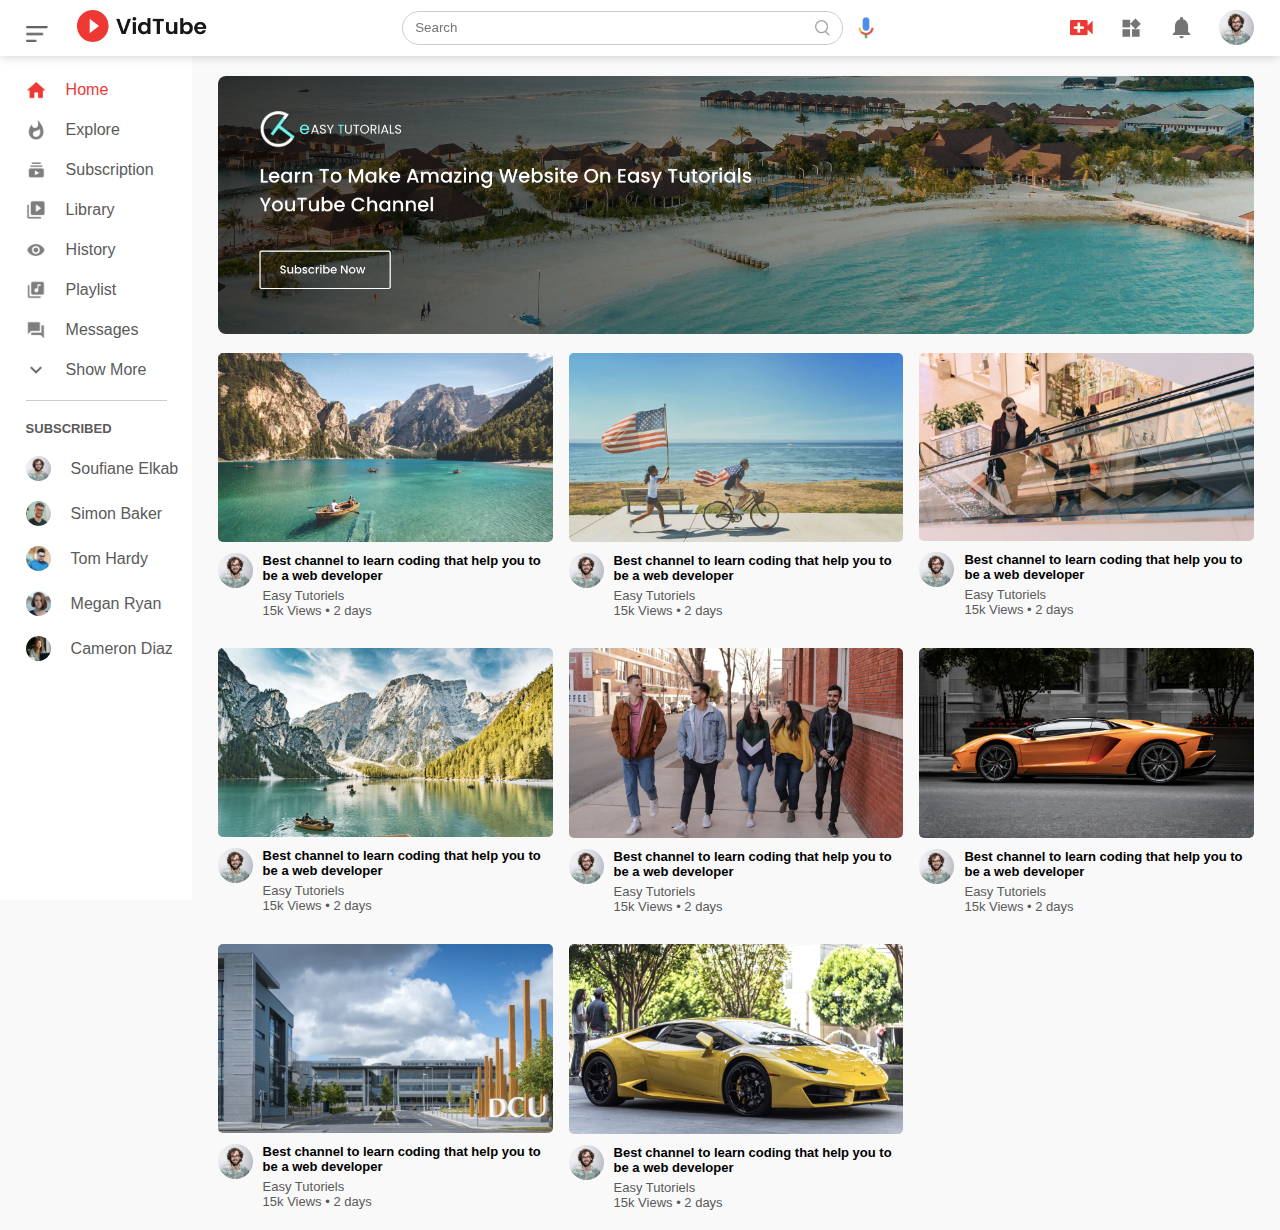
<file: index.html>
<!DOCTYPE html>
<html lang="en">
<head>
    <meta charset="UTF-8">
    <meta name="viewport" content="width=device-width, initial-scale=1.0">
    <link rel="stylesheet" href="style.css">
    <title>Clone Youtube Project</title>
</head>
<body>
       
    <nav class="flex-div">
        <div class="nav-left">
            <img src="images/menu.png" class="menu-icon">
            <img src="images/logo.png" class="logo">
        </div>
        <div class="nav-middle flex-div">
            <div class="search-box flex-div">
                <input type="text" placeholder="Search">
                <img src="images/search.png" alt="">
            </div>
            <img src="images/voice-search.png" class="mic-icon">
        </div>
        <div class="nav-right flex-div">
            <img src="images/upload.png">
            <img src="images/more.png">
            <img src="images/notification.png">
            <img src="images/Jack.png" class="user-icon">
        </div>
    </nav>

<!-- -------------------sidebar------------------------>
    <div class="sidebar">
        <div class="shortcut-links">
            <a href=""><img src="images/home.png"><p>Home</p></a>
            <a href=""><img src="images/explore.png"><p>Explore</p></a>
            <a href=""><img src="images/subscriprion.png"><p>Subscription</p></a>
            <a href=""><img src="images/library.png"><p>Library</p></a>
            <a href=""><img src="images/history.png"><p>History</p></a>
            <a href=""><img src="images/playlist.png"><p>Playlist</p></a>
            <a href=""><img src="images/messages.png"><p>Messages</p></a>
            <a href=""><img src="images/show-more.png"><p>Show More</p></a>
            <hr>
        </div>
        <div class="subscribed-list">
            <h3>SUBSCRIBED</h3>
            <a href=""><img src="images/Jack.png"><p>Soufiane Elkab</p></a>
            <a href=""><img src="images/simon.png"><p>Simon Baker</p></a>
            <a href=""><img src="images/tom.png"><p>Tom Hardy</p></a>
            <a href=""><img src="images/megan.png"><p>Megan Ryan</p></a>
            <a href=""><img src="images/cameron.png"><p>Cameron Diaz</p></a>


        </div>
    </div>
<!-- --------------------------main----------------------- -->
<div class="container">
    <div class="banner">
        <img src="images/banner.png">
    </div>
    <div class="list-container">
        <div class="vid-list">
            <a href="play-video.html"><img src="images/thumbnail1.png" class="thumbnail"></a>
            <div class="flex-div">
                <img src="images/Jack.png">
                <div class="vid-info">
                    <a href="play-video.html">Best channel to learn coding that help you to be a web developer</a>
                    <p>Easy Tutoriels</p>
                    <p>15k Views &bull; 2 days</p>
                </div>
            </div>
        </div>
        <div class="vid-list">
            <a href=""><img src="images/thumbnail2.png" class="thumbnail"></a>
            <div class="flex-div">
                <img src="images/Jack.png">
                <div class="vid-info">
                    <a href="">Best channel to learn coding that help you to be a web developer</a>
                    <p>Easy Tutoriels</p>
                    <p>15k Views &bull; 2 days</p>
                </div>
            </div>
        </div>
        <div class="vid-list">
            <a href=""><img src="images/thumbnail3.png" class="thumbnail"></a>
            <div class="flex-div">
                <img src="images/Jack.png">
                <div class="vid-info">
                    <a href="">Best channel to learn coding that help you to be a web developer</a>
                    <p>Easy Tutoriels</p>
                    <p>15k Views &bull; 2 days</p>
                </div>
            </div>
        </div>
        <div class="vid-list">
            <a href=""><img src="images/thumbnail4.png" class="thumbnail"></a>
            <div class="flex-div">
                <img src="images/Jack.png">
                <div class="vid-info">
                    <a href="">Best channel to learn coding that help you to be a web developer</a>
                    <p>Easy Tutoriels</p>
                    <p>15k Views &bull; 2 days</p>
                </div>
            </div>
        </div>
        <div class="vid-list">
            <a href=""><img src="images/thumbnail5.png" class="thumbnail"></a>
            <div class="flex-div">
                <img src="images/Jack.png">
                <div class="vid-info">
                    <a href="">Best channel to learn coding that help you to be a web developer</a>
                    <p>Easy Tutoriels</p>
                    <p>15k Views &bull; 2 days</p>
                </div>
            </div>
        </div>
        <div class="vid-list">
            <a href=""><img src="images/thumbnail6.png" class="thumbnail"></a>
            <div class="flex-div">
                <img src="images/Jack.png">
                <div class="vid-info">
                    <a href="">Best channel to learn coding that help you to be a web developer</a>
                    <p>Easy Tutoriels</p>
                    <p>15k Views &bull; 2 days</p>
                </div>
            </div>
        </div> 
        <div class="vid-list">
            <a href=""><img src="images/thumbnail7.png" class="thumbnail"></a>
            <div class="flex-div">
                <img src="images/Jack.png">
                <div class="vid-info">
                    <a href="">Best channel to learn coding that help you to be a web developer</a>
                    <p>Easy Tutoriels</p>
                    <p>15k Views &bull; 2 days</p>
                </div>
            </div>
        </div>
        <div class="vid-list">
            <a href=""><img src="images/thumbnail8.png" class="thumbnail"></a>
            <div class="flex-div">
                <img src="images/Jack.png">
                <div class="vid-info">
                    <a href="">Best channel to learn coding that help you to be a web developer</a>
                    <p>Easy Tutoriels</p>
                    <p>15k Views &bull; 2 days</p>
                </div>
            </div>
        </div>
    </div>
</div>




 <script src="script.js"></script>
</body>
</html>
</file>
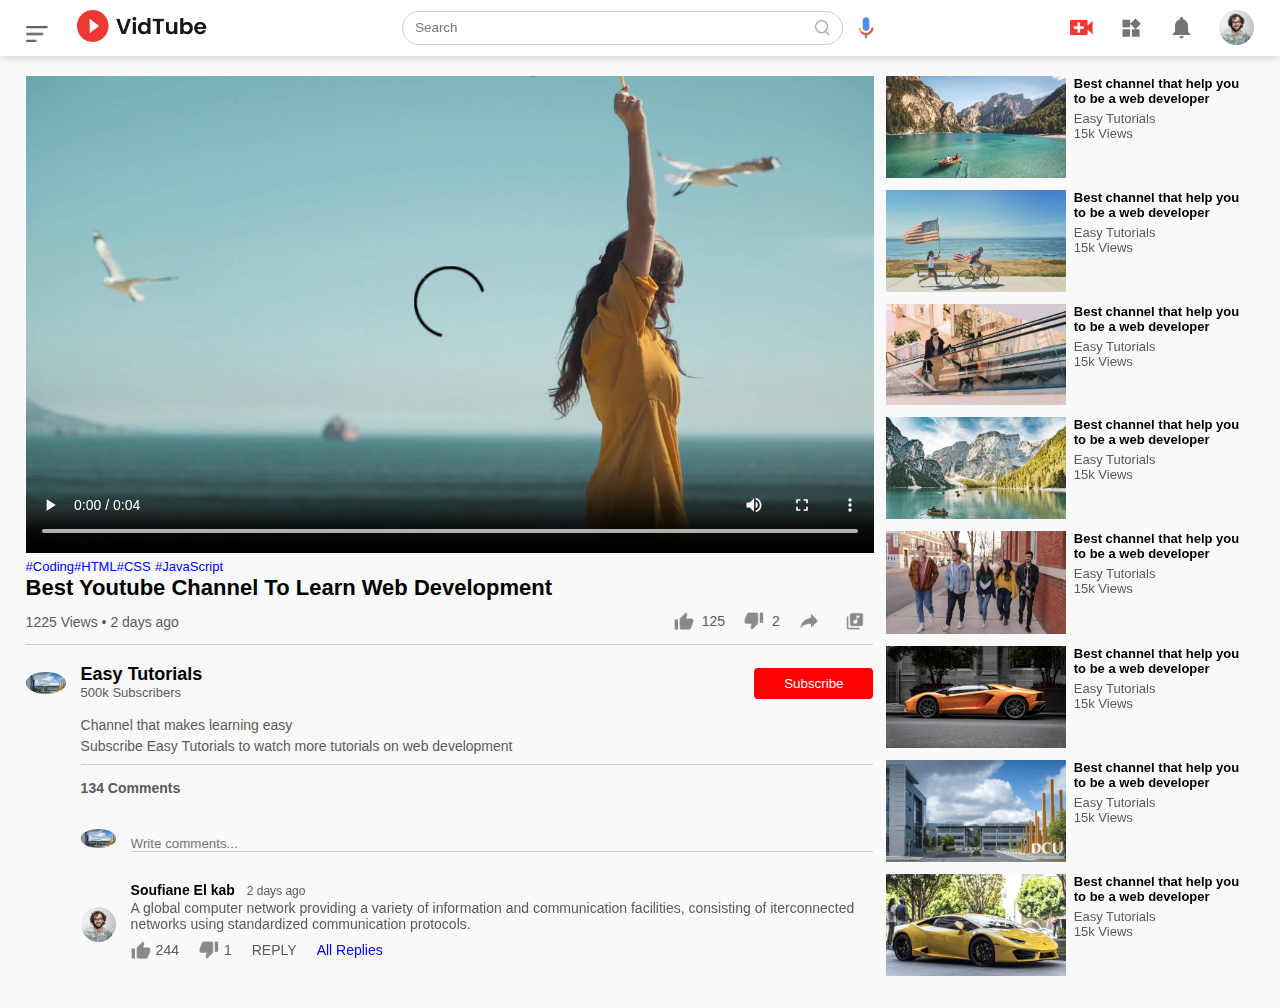
<file: play-video.html>
<!DOCTYPE html>
<html lang="en">
<head>
    <meta charset="UTF-8">
    <meta name="viewport" content="width=device-width, initial-scale=1.0">
    <link rel="stylesheet" href="style.css">
    <title>Play Video</title>
</head>
<body>
    <nav class="flex-div">
        <div class="nav-left">
            <img src="images/menu.png" class="menu-icon">
            <img src="images/logo.png" class="logo">
        </div>
        <div class="nav-middle flex-div">
            <div class="search-box flex-div">
                <input type="text" placeholder="Search">
                <img src="images/search.png" alt="">
            </div>
            <img src="images/voice-search.png" class="mic-icon">
        </div>
        <div class="nav-right flex-div">
            <img src="images/upload.png">
            <img src="images/more.png">
            <img src="images/notification.png">
            <img src="images/Jack.png" class="user-icon">
        </div>
    </nav>
    <div class="container play-container">
        <div class="row">
            <div class="play-video">
                <video controls autoplay>
                    <source src="images/video.mp4" type="video/mp4">
                </video>
                <div class="tags">
                    <a href="">#Coding</a><a href="">#HTML</a><a href="">#CSS</a>
                    <a href="">#JavaScript</a>
                    <h3>Best Youtube  Channel To Learn Web Development</h3>
                </div>
                <div class="play-video-info">
                    <p>1225 Views &bull; 2 days ago</p>
                    <div>
                        <a href=""><img src="images/like.png">125</a>
                        <a href=""><img src="images/dislike.png">2</a>
                        <a href=""><img src="images/share.png"></a>
                        <a href=""><img src="images/save.png"></a>

                    </div>
                </div>
                <hr>
                <div class="plublisher">
                    <img src="images/thumbnail7.png">
                    <div>
                        <p>Easy Tutorials</p>
                        <span>500k Subscribers</span>
                    </div>
                    <button type="button">Subscribe</button>
                </div>
                <div class="vid-description">
                    <p>Channel that makes learning easy</p>
                    <p>Subscribe Easy Tutorials to watch more tutorials on web development</p>
                    <hr>
                    <h4>134 Comments</h4>
                    <div class="add-comment">
                        <img src="images/thumbnail7.png">
                        <input type="text" placeholder="Write comments...">
                    </div>
                    <div class="old-comment">
                        <img src="images/Jack.png">
                        <div>
                            <h3>Soufiane El kab <span>2 days ago</span></h3>
                            <p>A global computer network providing a variety of information and communication
                                facilities, consisting of iterconnected networks using standardized communication protocols.
                            </p>
                            <div class="acomment-action">
                                <img src="images/like.png">
                                <span>244</span>
                                <img src="images/dislike.png">
                                <span>1</span>
                                <span>REPLY</span>
                                <a href="">All Replies</a>
                            </div>
                        </div>
                    </div>
                </div>





            </div>
            <div class="right-sidebar">

                <div class="side-video-list">
                    <a href="" class="small-thumbnail"><img src="images/thumbnail1.png"></a>
                    <div class="vid-info">
                        <a href="">Best channel that help you to be a web developer</a>
                        <p>Easy Tutorials</p>
                        <p>15k Views</p>
                    </div>
                </div>
                <div class="side-video-list">
                    <a href="" class="small-thumbnail"><img src="images/thumbnail2.png"></a>
                    <div class="vid-info">
                        <a href="">Best channel that help you to be a web developer</a>
                        <p>Easy Tutorials</p>
                        <p>15k Views</p>
                    </div>
                </div>
                <div class="side-video-list">
                    <a href="" class="small-thumbnail"><img src="images/thumbnail3.png"></a>
                    <div class="vid-info">
                        <a href="">Best channel that help you to be a web developer</a>
                        <p>Easy Tutorials</p>
                        <p>15k Views</p>
                    </div>
                </div>
                <div class="side-video-list">
                    <a href="" class="small-thumbnail"><img src="images/thumbnail4.png"></a>
                    <div class="vid-info">
                        <a href="">Best channel that help you to be a web developer</a>
                        <p>Easy Tutorials</p>
                        <p>15k Views</p>
                    </div>
                </div>
                <div class="side-video-list">
                    <a href="" class="small-thumbnail"><img src="images/thumbnail5.png"></a>
                    <div class="vid-info">
                        <a href="">Best channel that help you to be a web developer</a>
                        <p>Easy Tutorials</p>
                        <p>15k Views</p>
                    </div>
                </div>
                <div class="side-video-list">
                    <a href="" class="small-thumbnail"><img src="images/thumbnail6.png"></a>
                    <div class="vid-info">
                        <a href="">Best channel that help you to be a web developer</a>
                        <p>Easy Tutorials</p>
                        <p>15k Views</p>
                    </div>
                </div>
                <div class="side-video-list">
                    <a href="" class="small-thumbnail"><img src="images/thumbnail7.png"></a>
                    <div class="vid-info">
                        <a href="">Best channel that help you to be a web developer</a>
                        <p>Easy Tutorials</p>
                        <p>15k Views</p>
                    </div>
                </div>
                <div class="side-video-list">
                    <a href="" class="small-thumbnail"><img src="images/thumbnail8.png"></a>
                    <div class="vid-info">
                        <a href="">Best channel that help you to be a web developer</a>
                        <p>Easy Tutorials</p>
                        <p>15k Views</p>
                    </div>
                </div>






                
            </div>
        </div>
    </div>
    
</body>
</html>
</file>
<file: style.css>
*{
    margin: 0;
    padding: 0;
    font-family: 'poppins', sans-serif;
    box-sizing: border-box;
}
a{
    text-decoration: none;
    color: #5a5a5a;
}
img{
    cursor: pointer;

}
.flex-div{
    display: flex;
    align-items: center;
}
nav{
    padding: 10px 2%;
    justify-content: space-between;
    box-shadow: 0 0 10px rgba(0, 0, 0, 0.2);
    background: #fff;
    position: sticky;
    top: 0;
    z-index: 10;
}
.nav-right img{
    width: 25px;
    margin-right: 25px;  
}
.nav-right .user-icon{
    width: 35px;
    border-radius: 50%;
    margin-right: 0;
}
.nav-left .menu-icon{
    width: 22px;
    margin-right: 25px;
}
.nav-left .logo{
    width: 130px;
}
.nav-middle .mic-icon{
    width: 16px;
}
.nav-middle .search-box{
    border: 1px solid #ccc;
    margin-right: 15px;
    padding: 8px 12px;
    border-radius: 25px;  
}
.nav-middle .search-box input{
    width: 400px;
    border: 0;
    outline: 0;
    background: transparent;
}
.nav-middle .search-box img{
    width: 15px;  
}
/* -------------------------------sidebar------------------------------- */
.sidebar{
    background: #fff;
    width: 15%;
    height: 100vh;
    position: fixed;
    top: 0;
    padding-left: 2%;
    padding-top: 80px;
}
.shortcut-links a img{
    width: 20px;
    margin-right: 20px;
}
.shortcut-links a {
    display: flex;
    align-items: center;
    margin-bottom: 20px;
    width: fit-content;
    flex-wrap: wrap;
}
.shortcut-links a:first-child{
    color: #ed3833;   
}
.sidebar hr{
    border: 0;
    height: 1px;
    background: #ccc;
    width: 85%;
}
.subscribed-list h3{
    font-size: 13px;
    margin: 20px 0;
    color: #5a5a5a;
}
.subscribed-list a{
    display: flex;
    align-items: center;
    margin-bottom: 20px;
    width: fit-content;
    flex-wrap: wrap;
}
.subscribed-list a img{
    width: 25px;
    border-radius: 50%;
    margin-right: 20px;
}
.small-sidebar{
    width: 5%;
}
.small-sidebar a p{
    display: none;
}
.small-sidebar h3{
    display: none;

}
.small-sidebar hr{
    width: 50%;
    margin-bottom: 25px;   
}
/* --------------------------main-------------- */
.container{
    background: #f9f9f9;
    padding-left: 17%;
    padding-right: 2%;
    padding-top: 20px;
    padding-bottom: 20px;
}
.large-container{
    padding-left: 7%;

}
.banner{
    width: 100%;   
}
.banner img{
    width: 100%;
    border-radius: 8px;   
}
.list-container{
    display: grid;
    grid-template-columns: repeat(auto-fit, minmax(250px, 1fr));
    grid-column-gap: 16px;
    grid-row-gap: 30px;
    margin-top: 15px;   
}
.vid-list .thumbnail{
    width: 100%;
    border-radius: 5px;

}
.vid-list .flex-div{
    align-items: flex-start;
    margin-top: 7px;
}
.vid-list .flex-div img{
    width: 35px;
    margin-right: 10px;
    border-radius: 50%;
}
.vid-info{
    color: #5a5a5a;
    font-size: 13px;
}
.vid-info a{
    color: #000;
    font-weight: 600;
    display: block;
    margin-bottom: 5px;
}

@media (max-width: 900px){
    .menu-icon{
        display: none;
    }
    .sidebar{
        display: none;
    }
    .container, .large-container{
        padding-left: 5%;
        padding-right: 5%;
    }
    .nav-right img{
        display: none;
    }
    .nav-right .user-icon{
        display: block;
        width: 30px;
    }
    .nav-middle .search-box input{
        width: 100px;
    }
    .nav-middle .mic-icon{
        display: none;
    }
    .logo{
        width: 90px;
    }
}
/* -------------------- play video page ----------------------- */
.play-container{
    padding-left: 2%;
}
.row{
    display: flex;
    justify-content: space-between;
    flex-wrap: wrap;
}
.play-video{
    flex-basis: 69%; 
}
.right-sidebar{
    flex-basis: 30%;
}
.play-video video{
    width: 100%;
}
.side-video-list{
    display: flex;
    justify-content: space-between;
    margin-bottom: 8px;
}
.side-video-list img{
    width: 100%;  
}
.side-video-list .small-thumbnail{
    flex-basis: 49%;   
} 
.side-video-list .vid-info{
    flex-basis: 49%;  
}
.play-video .tags a{
    color: #0000ff;
    font-size: 13px;   
}
.play-video h3{
    font-weight: 600;
    font-size: 22px;  
}
.play-video .play-video-info{
    display: flex;
    align-items: center;
    justify-content: space-between;
    flex-wrap: wrap;
    margin-top: 10px;
    font-size: 14px;
    color: #5a5a5a;
}
.play-video .play-video-info a img{
    width: 20px;
    margin-right: 8px; 
}
.play-video .play-video-info a{
    display: inline-flex;
    align-items: center;
    margin-left: 15px;   
}
.play-video hr{
    border: 0;
    height: 1px;
    background: #ccc;
    margin: 10px 0;
}
.plublisher{
    display: flex;
    align-items: center;
    margin-top: 20px;
}
.plublisher div{
    flex: 1;
    line-height: 18px;
}
.plublisher img{
    width: 40px;
    border-radius: 50%;
    margin-right: 15px;
}
.plublisher div p{
    color: #000;
    font-weight: 600;
    font-size: 18px;
}
.plublisher div span{
    font-size: 13px;
    color: #5a5a5a;
}
.plublisher button{
    background: red;
    color: #fff;
    padding: 8px 30px;
    border: 0;
    outline: 0;
    border-radius: 4px;
    cursor: pointer;
}
.vid-description{
    padding-left: 55px;
    margin: 15px 0;
}
.vid-description p{
    font-size: 14px;
    margin-bottom: 5px;
    color: #5a5a5a;
}
.vid-description h4{
    font-size: 14px;
    color: #5a5a5a;
    margin-top: 15px;  
}
.add-comment{
    display: flex;
    align-items: center;
    margin: 30px 0; 
}
.add-comment img{
    width: 35px;
    border-radius: 50%;
    margin-right: 15px;   
}
.add-comment input{
    border: 0;
    outline: 0;
    border-bottom: 1px solid #ccc;
    width: 100%;
    padding-top: 10px;
    background: transparent;
}
.old-comment{
    display: flex;
    align-items: center;
    margin: 20px 0;
}
.old-comment img{
    width: 35px;
    border-radius: 50%;
    margin-right: 15px;  
}
.old-comment h3{
    font-size: 14px;
    margin-bottom: 2px;
}
.old-comment h3 span{
    font-size: 12px;
    color: #5a5a5a;
    font-weight: 500;
    margin-left: 8px;
}
.old-comment .acomment-action{
    display: flex;
    align-items: center;
    margin: 8px 0;
    font-size: 14px;
}
.old-comment .acomment-action img{
    border-radius: 0;
    width: 20px;
    margin-right: 5px;
}
.old-comment .acomment-action span{
    margin-right: 20px;
    color: #5a5a5a;
}
.old-comment .acomment-action a{
    color: #0000ff;

}

@media (max-width: 900px){
    .play-video{
        flex-basis: 100%;
    }
    .right-sidebar{
        flex-basis: 100%;
    }
    .play-container{
        padding-left: 5%;
    }
    .vid-description{
        padding-left: 0;
    }
    .play-video .play-video-info a{
        margin: 0;
        margin-right: 15px;
        margin-top: 15px;
    }
}
</file>
